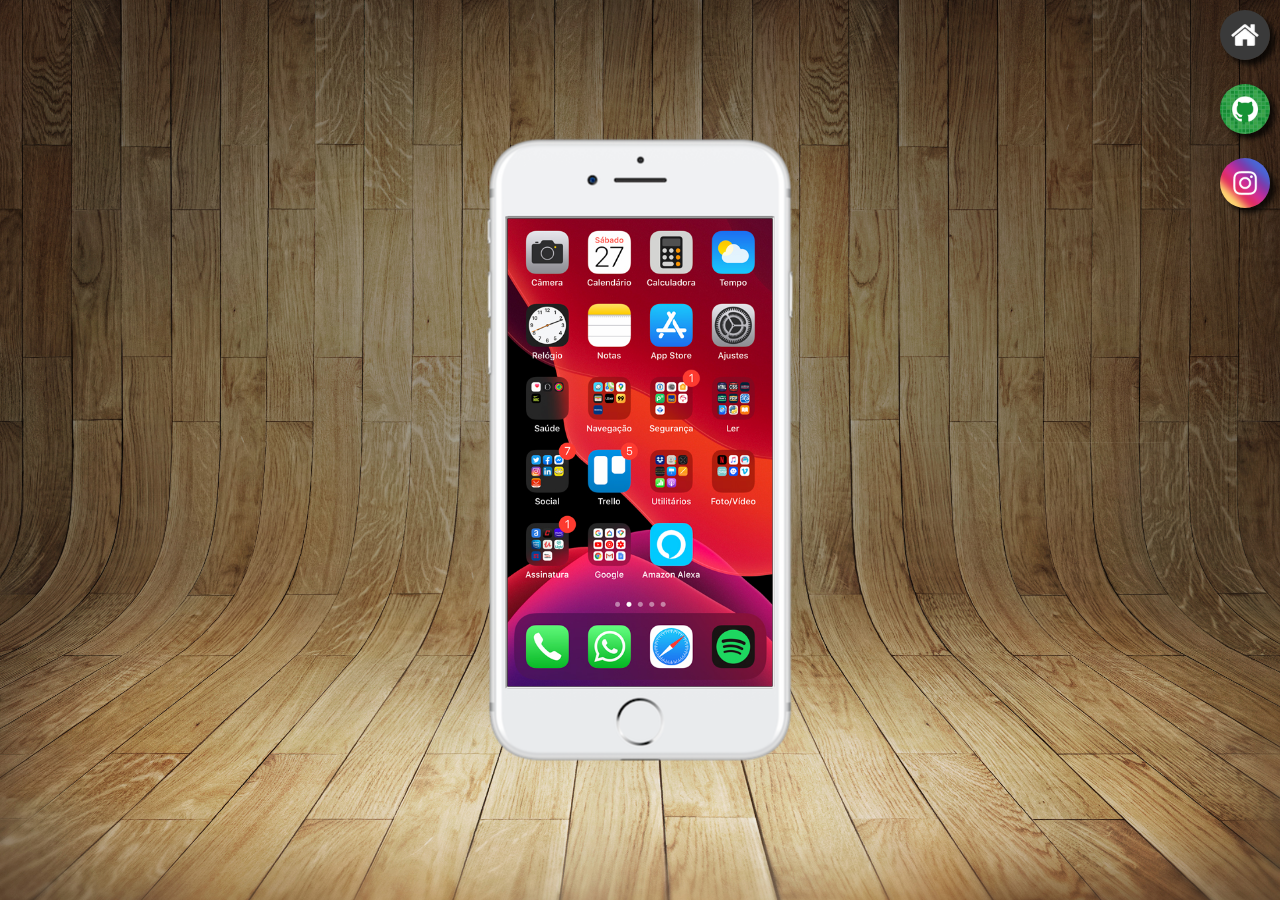
<file: index.html>
<!DOCTYPE html>
<html lang="pt-br">
<head>
    <meta charset="UTF-8">
    <meta name="viewport" content="width=device-width, initial-scale=1.0">
    <link rel="shortcut icon" href="favicon.ico" type="image/x-icon">
    <link rel="stylesheet" href="estilo/style.css">
    <title>Projeto Redes Sociais</title>
</head>
<body>
    <main>
        <section id="telefone">
            <iframe src="home.html" name="tela" id="tela">
                Seu navegador não é compatível
            </iframe>
        </section>
        <section id="redes-sociais">
            <a href="home.html" target="tela"><img src="imagens/logo-home.jpg" alt="Home"></a><br>
            <a href="github.html" target="tela"><img src="imagens/logo-github.jpg" alt="GitHub"></a><br>
            <a href="insta.html" target="tela"><img src="imagens/logo-instagram.jpg" alt="Instagram"></a>
        </section>
    </main>
</body>
</html>
</file>
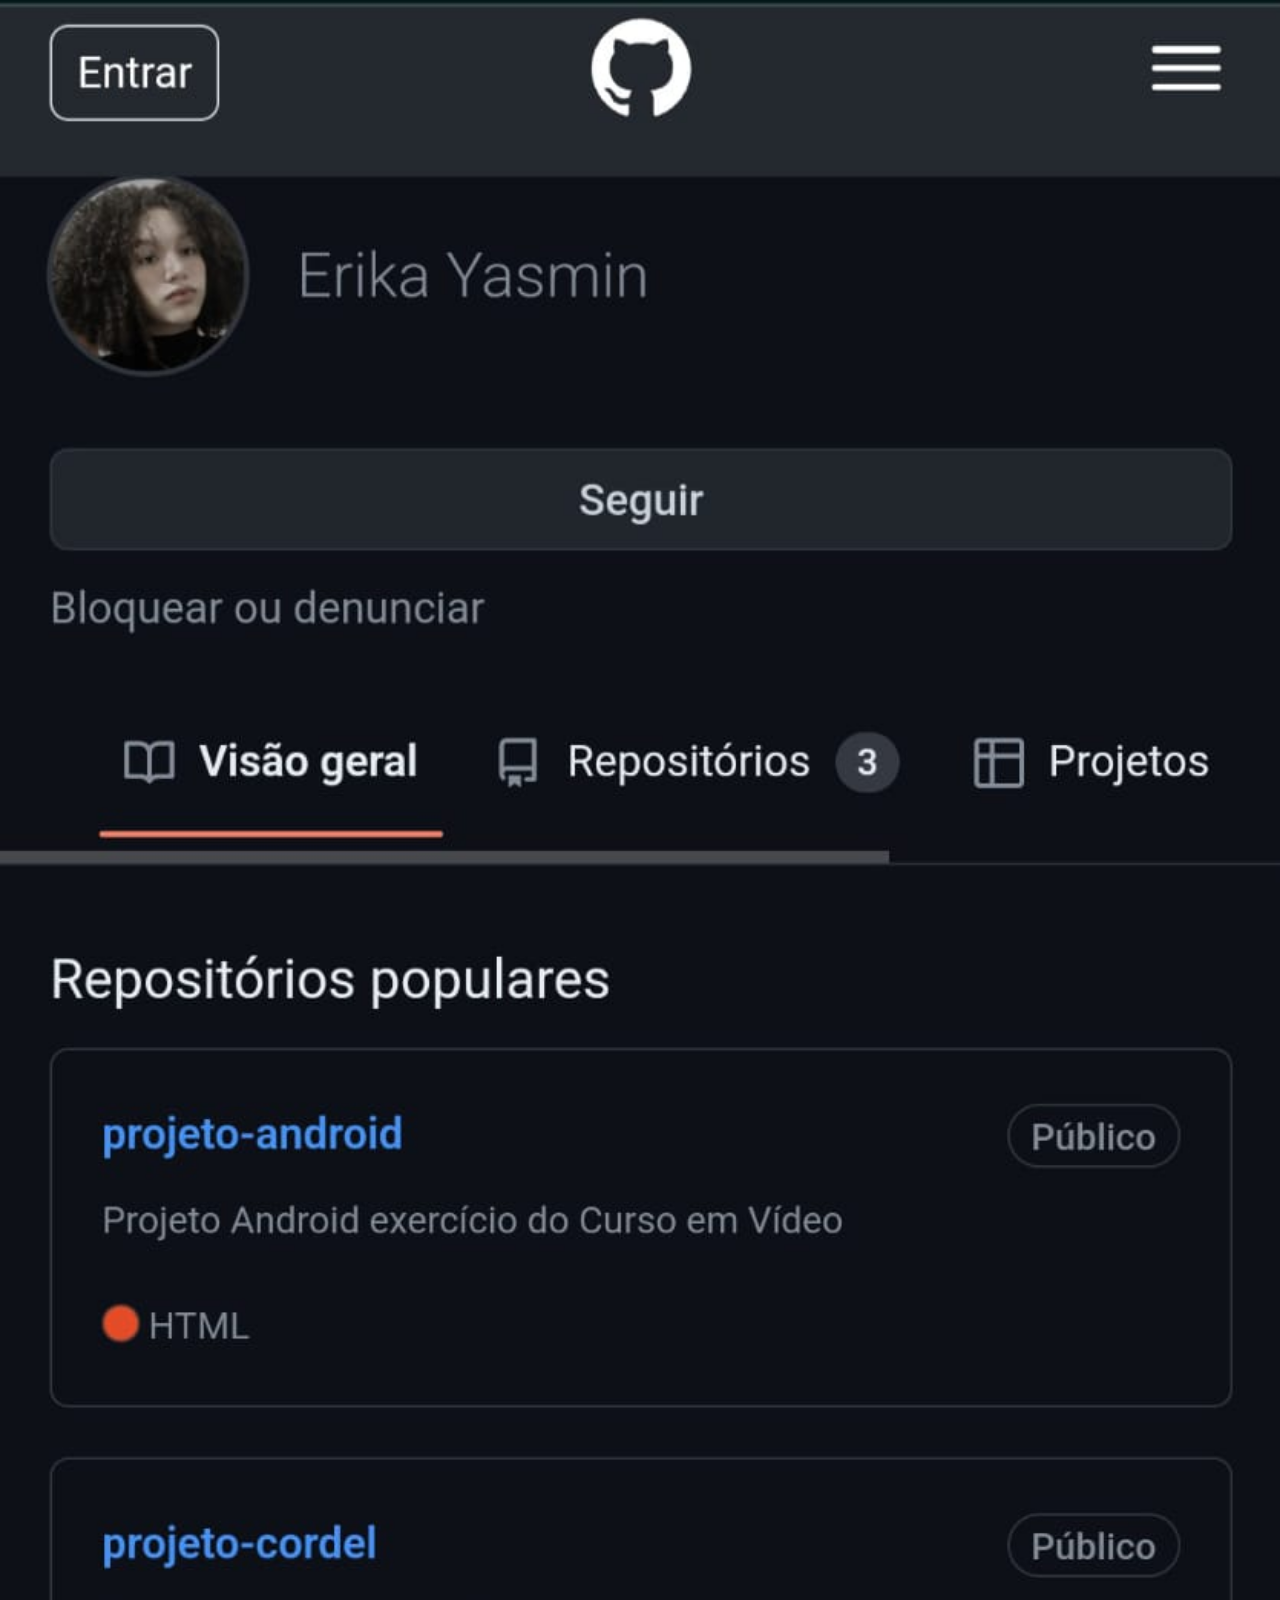
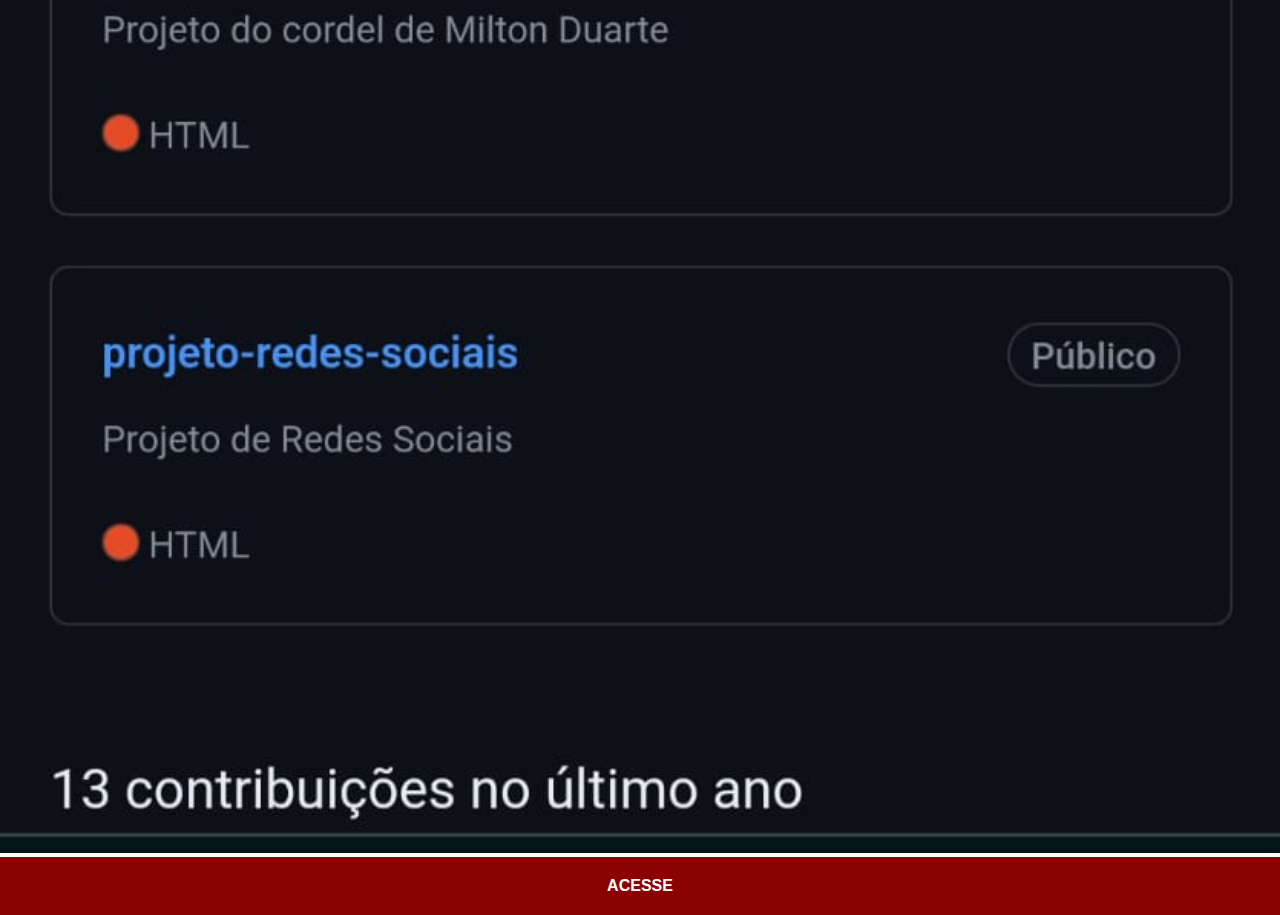
<file: github.html>
<!DOCTYPE html>
<html lang="pt-br">
<head>
    <meta charset="UTF-8">
    <meta name="viewport" content="width=device-width, initial-scale=1.0">
    <link rel="stylesheet" href="estilo/social.css">
    <title>GitHub</title>
</head>
<body>
    <img src="imagens/tela-github.jpg" alt="GitHub">
    <a href="https://github.com/ErikaYasmina" target="_blank">ACESSE</a>
</body>
</html>
</file>
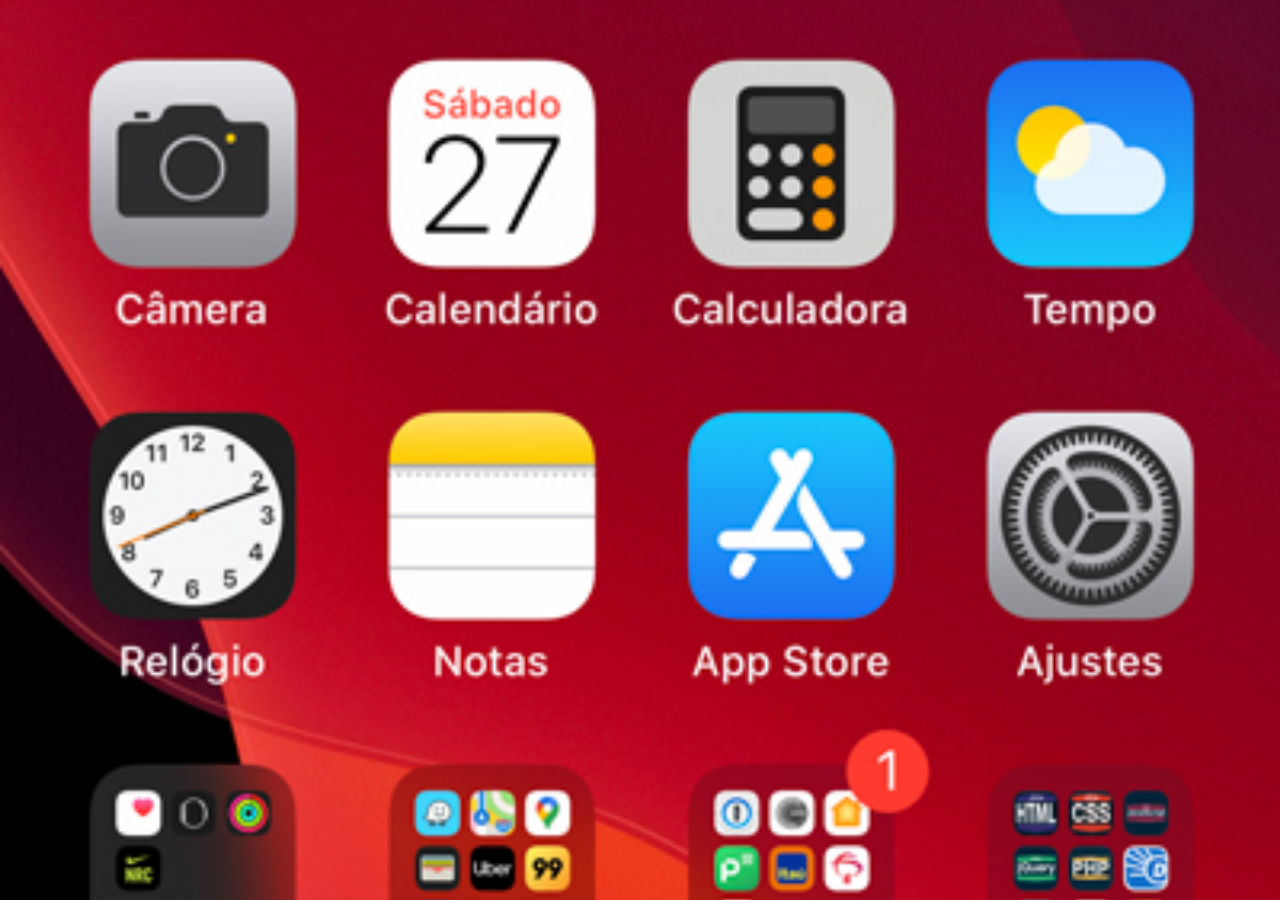
<file: home.html>
<!DOCTYPE html>
<html lang="pt-br">
<head>
    <meta charset="UTF-8">
    <meta name="viewport" content="width=device-width, initial-scale=1.0">
    <title>Home</title>
    <style>
        * {
            margin: 0px;
            padding: 0px;
        }

        body {
            width: 100vw;
            height: 100vh;
            background: black url(imagens/tela-home.jpg) no-repeat top center;
            background-size: cover;
        }
    </style>
</head>
<body>
    
</body>
</html>
</file>
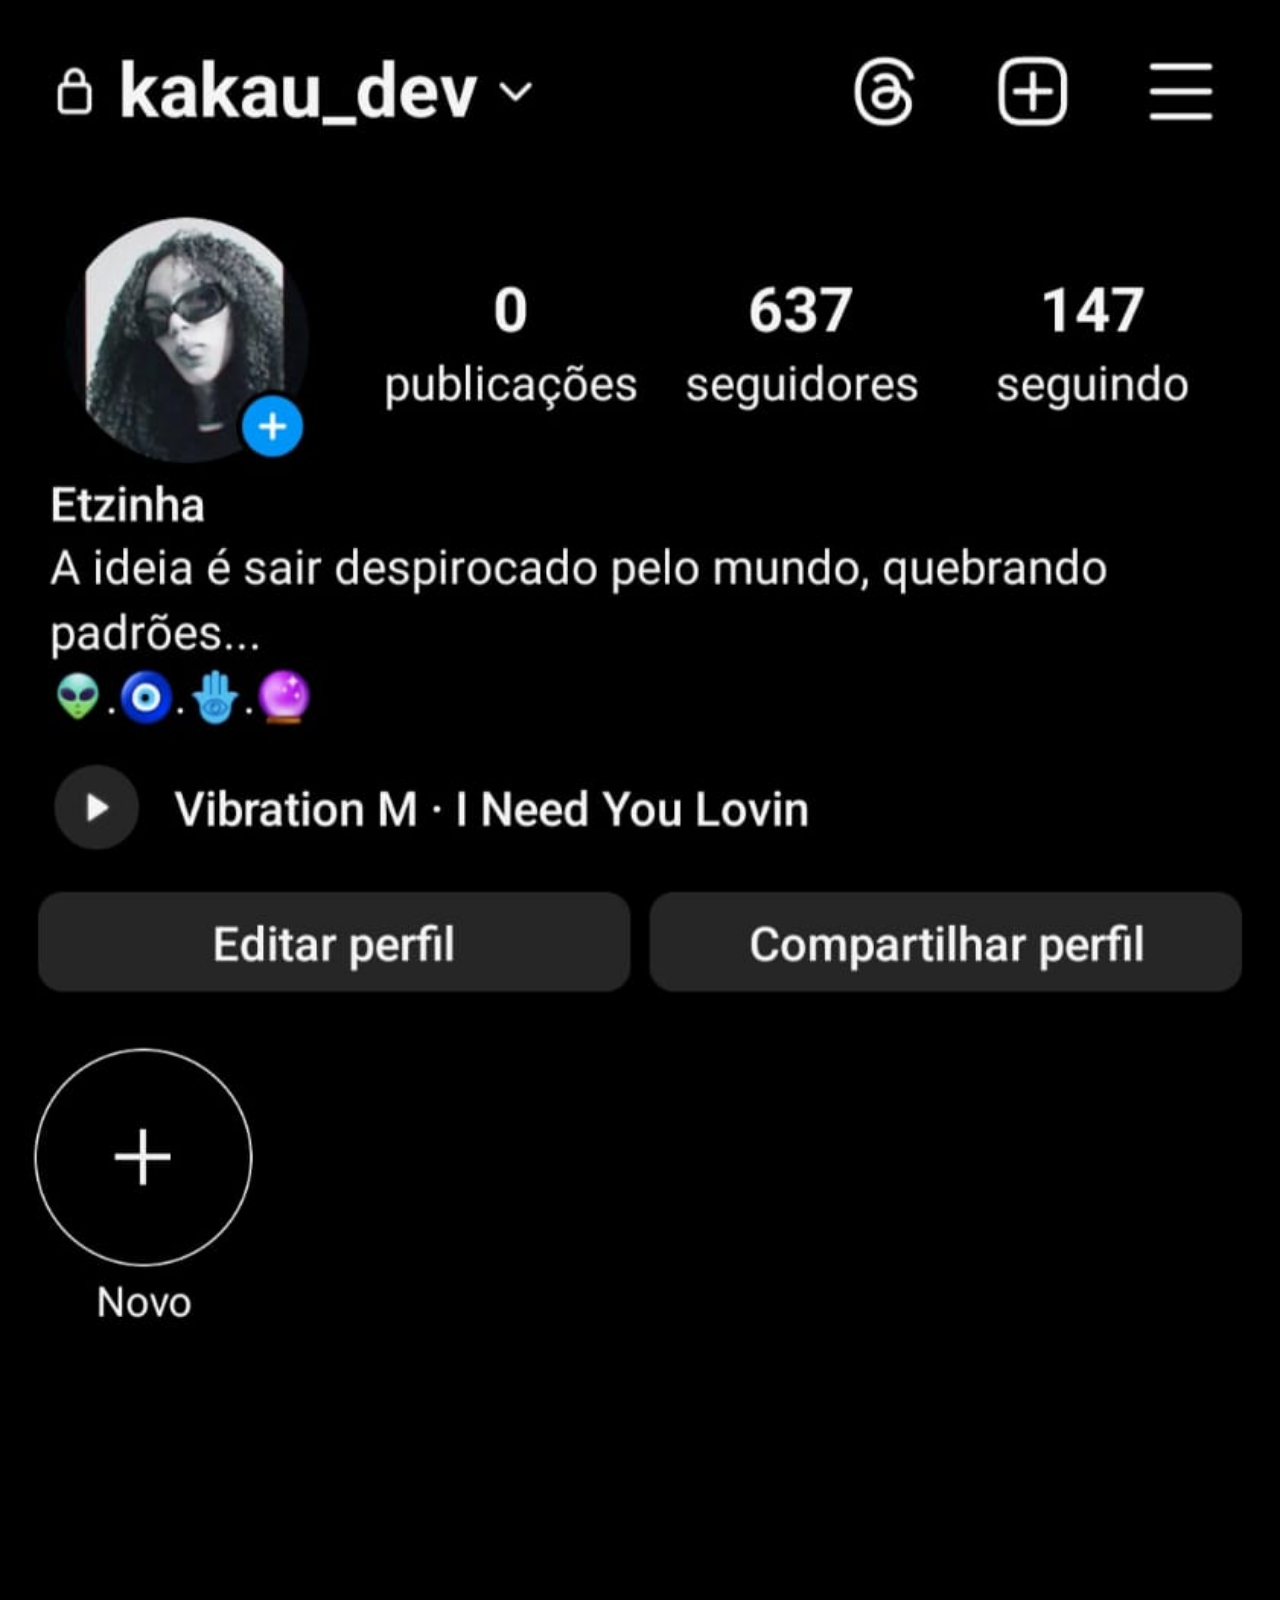
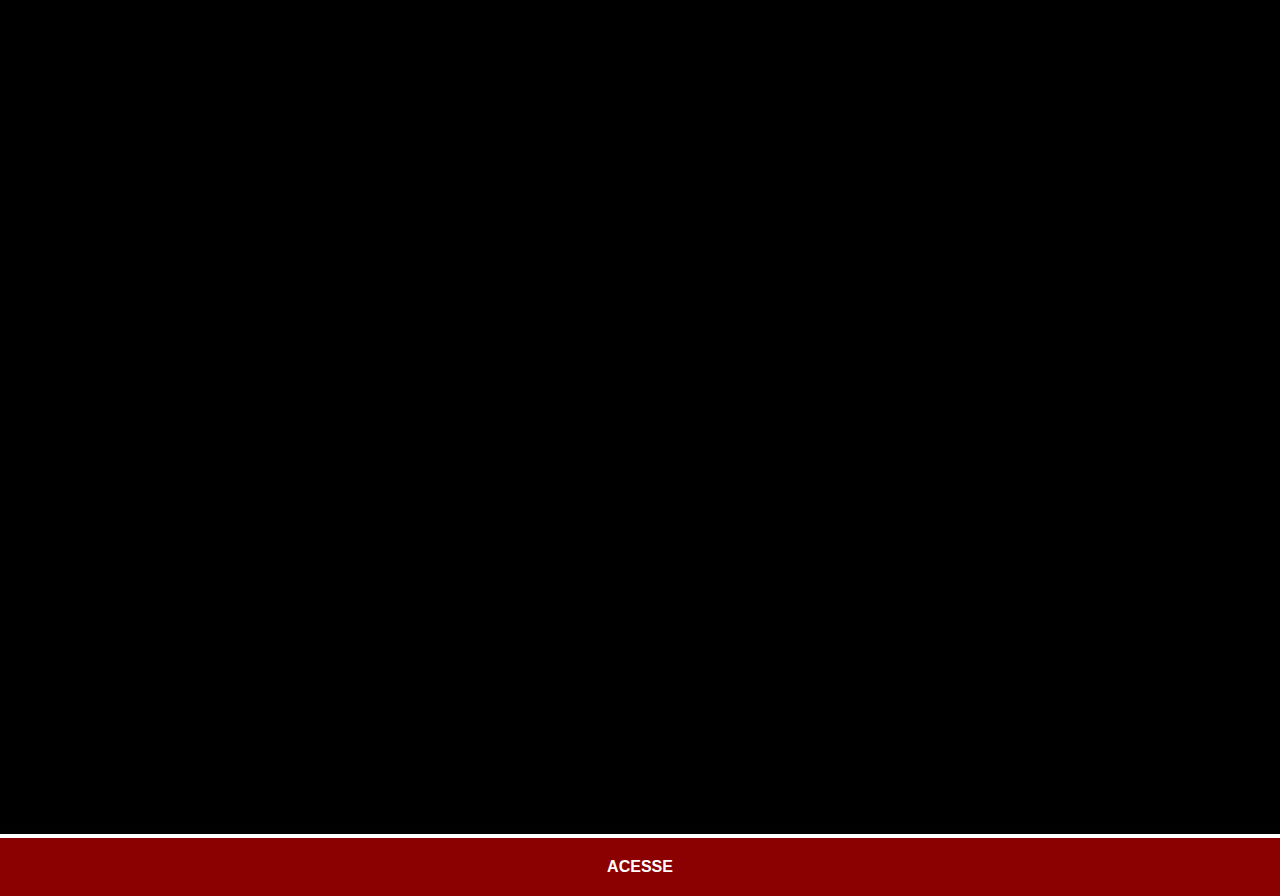
<file: insta.html>
<!DOCTYPE html>
<html lang="pt-br">
<head>
    <meta charset="UTF-8">
    <meta name="viewport" content="width=device-width, initial-scale=1.0">
    <link rel="stylesheet" href="estilo/social.css">
    <title>Instagram</title>
</head>
<body>
    <img src="imagens/tela-instagram.jpg" alt="Instagram">
    <a href="https://www.instagram.com/kakau_dev/" target="_blank">ACESSE</a>
</body>
</html>
</file>
<file: estilo/style.css>
@charset "UTF-8";

* {
    margin: 0px;
    padding: 0px;
    font-family: Arial, Helvetica, sans-serif;
}

html, body {
    height: 100vh;
    width: 100vw;
    background-color: rgb(0, 0, 0);
}

body {
    background: url(../imagens/fundo-madeira.jpg) no-repeat top center;
    background-size: cover;
    background-attachment: fixed;
}

main {
    height: 100vh;
    position: relative;
}

section#telefone {
    position: absolute;
    top: 50%;
    left: 50%;
    transform: translate(-50%, -50%);
    height: 627px;
    width: 311px;
    background-color: blue;
    background: url(../imagens/frame-iphone.png) no-repeat;
}

iframe#tela {
    position: relative;
    top: 80px;
    left: 21px;
    height: 468px;
    width: 265px;
}

section#redes-sociais {
    text-align: right;
}

section#redes-sociais img {
    width: 50px;
    margin: 10px;
    border-radius: 50%;
    box-shadow: 2px 2px 5px rgba(0, 0, 0, 0.189);
    box-sizing: border-box;
    box-shadow: 5px 5px 5px rgba(0, 0, 0, 0.749);
}

section#redes-sociais img:hover {
    border: 2px solid rgba(255, 255, 255, 0.768);
    transition: 0.3s;
}
</file>
<file: estilo/social.css>
@charset "UTF-8";

* {
    margin: 0px;
    padding: 0px;
    font-family: Arial, Helvetica, sans-serif;
}

::-webkit-scrollbar {
    width: 0px;
    height: 0px;
}

img {
    width: 100vw;
}

a {
    display: block;
    background-color: darkred;
    color: white;
    padding: 20px;
    text-align: center;
    font-weight: bolder;
    text-decoration: none;
}

a:hover {
    background-color: red;
}
</file>
